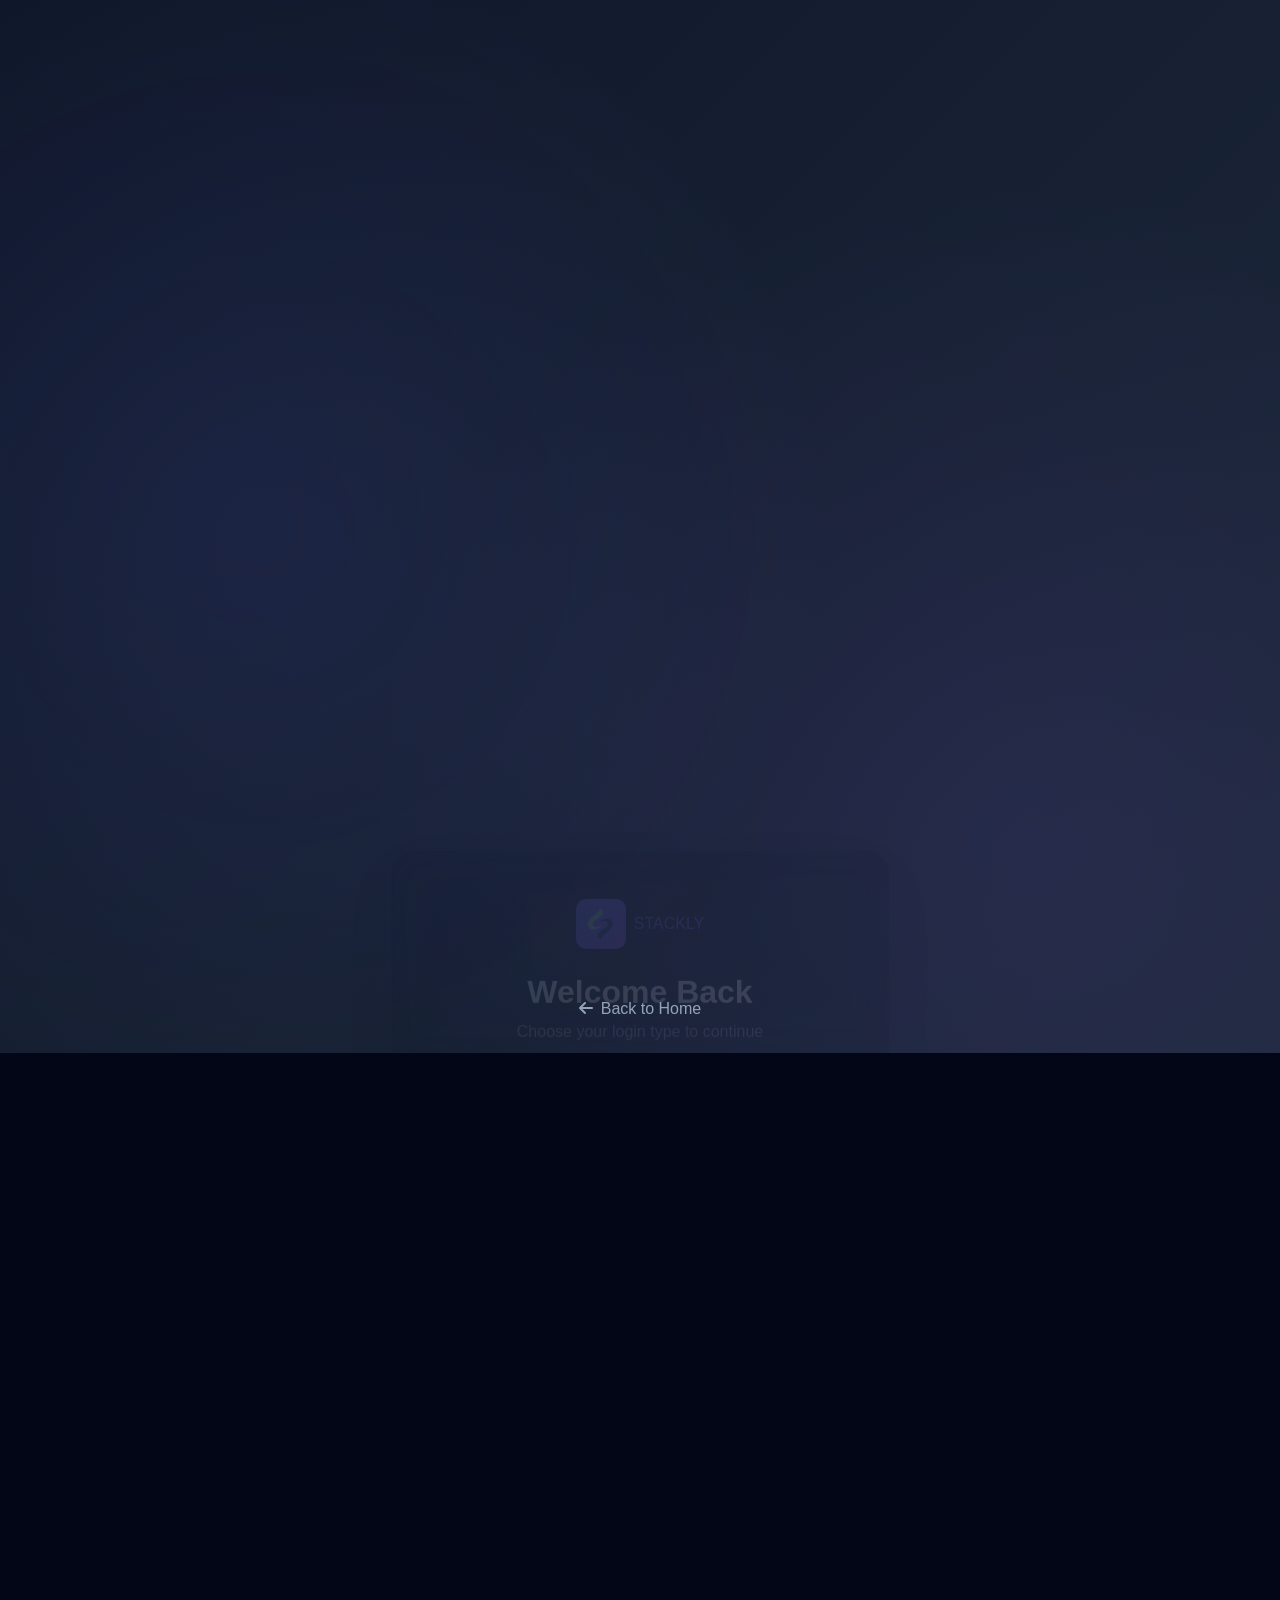
<file: client-dashboard.html>
<!DOCTYPE html>
<html lang="en">
<head>
    <meta charset="UTF-8">
    <meta name="viewport" content="width=device-width, initial-scale=1.0">
    <title>Stackly</title>
    <link rel="stylesheet" href="https://cdn.jsdelivr.net/npm/bootstrap@5.3.0/dist/css/bootstrap.min.css">
    <link rel="stylesheet" href="https://cdnjs.cloudflare.com/ajax/libs/font-awesome/6.4.0/css/all.min.css">
    <link rel="stylesheet" href="https://cdnjs.cloudflare.com/ajax/libs/animate.css/4.1.1/animate.min.css">
    <link rel="stylesheet" href="styles.css">
    <link rel="stylesheet" href="dashboard.css">
</head>
<body>
    <div class="dashboard-wrapper">
        <!-- Sidebar -->
        <aside class="sidebar client-sidebar" id="sidebar">
            <div class="sidebar-header">
                <div class="brand-logo">
                    <img src="images/logoimg.webp" alt="Stackly Logo" class="brand-icon" width="50px" height="50px">
                    <span class="brand-text">STACKLY</span>
                </div>
                <button class="sidebar-toggle" id="sidebarToggle">
                    <i class="fas fa-times"></i>
                </button>
            </div>

            <div class="user-profile">
                <img src="https://randomuser.me/api/portraits/women/44.jpg" alt="Client" class="user-avatar">
                <div class="user-info">
                    <h5 class="user-name" id="userName">Client User</h5>
                    
                </div>
            </div>

            <nav class="sidebar-nav">
                <ul class="nav-list">
                    <li class="nav-item active">
                        <a href="#" class="nav-link" data-section="dashboard">
                            <i class="fas fa-home"></i>
                            <span>Dashboard</span>
                        </a>
                    </li>
                    <li class="nav-item">
                        <a href="#" class="nav-link" data-section="projects">
                            <i class="fas fa-project-diagram"></i>
                            <span>My Projects</span>
                        </a>
                    </li>
                  
                  
                    
                </ul>
            </nav>

            <div class="sidebar-footer">
                <a href="index.html" class="logout-btn">
                    <i class="fas fa-sign-out-alt"></i>
                    <span>Logout</span>
                </a>
            </div>
        </aside>

        <!-- Main Content -->
        <main class="main-content">
            <header class="dashboard-header">
                <button class="mobile-toggle" id="mobileToggle">
                    <i class="fas fa-bars"></i>
                </button>
                <h1 class="page-title">Client Dashboard</h1>
                <div class="header-actions">
                    <button class="icon-btn" onclick="window.location.href='404.html'">
                        <i class="fas fa-bell"></i>
                        <span class="badge">2</span>
                    </button>
                    <button class="icon-btn" onclick="window.location.href='404.html'">
                        <i class="fas fa-envelope"></i>
                        <span class="badge">1</span>
                    </button>
                </div>
            </header>

            <div id="dashboard-section" class="dashboard-section active">
                <div class="dashboard-content">
                <!-- Welcome Banner -->
                <div class="welcome-banner animate__animated animate__fadeInDown mb-4">
                    <div class="welcome-content">
                        <h2>Welcome back!</h2>
                        <p>Here's an overview of your projects and activities</p>
                    </div>
                    <button class="btn btn-light" onclick="window.location.href='404.html'">
                        <i class="fas fa-plus me-2"></i>New Project Request
                    </button>
                </div>

                <!-- Stats Cards -->
                <div class="row g-4 mb-4">
                    <div class="col-xl-3 col-md-6">
                        <div class="stat-card animate__animated animate__fadeInUp">
                            <div class="stat-icon bg-primary">
                                <i class="fas fa-project-diagram"></i>
                            </div>
                            <div class="stat-details">
                                <span class="stat-value">8</span>
                                <span class="stat-label">Active Projects</span>
                                <span class="stat-change positive">
                                    <i class="fas fa-arrow-up"></i> 2 new
                                </span>
                            </div>
                        </div>
                    </div>
                    <div class="col-xl-3 col-md-6">
                        <div class="stat-card animate__animated animate__fadeInUp" style="animation-delay: 0.1s">
                            <div class="stat-icon bg-success">
                                <i class="fas fa-check-circle"></i>
                            </div>
                            <div class="stat-details">
                                <span class="stat-value">24</span>
                                <span class="stat-label">Completed</span>
                                <span class="stat-change positive">
                                    <i class="fas fa-arrow-up"></i> 100%
                                </span>
                            </div>
                        </div>
                    </div>
                    <div class="col-xl-3 col-md-6">
                        <div class="stat-card animate__animated animate__fadeInUp" style="animation-delay: 0.2s">
                            <div class="stat-icon bg-warning">
                                <i class="fas fa-clock"></i>
                            </div>
                            <div class="stat-details">
                                <span class="stat-value">3</span>
                                <span class="stat-label">Pending Review</span>
                                <span class="stat-change neutral">
                                    <i class="fas fa-minus"></i> 0%
                                </span>
                            </div>
                        </div>
                    </div>
                    <div class="col-xl-3 col-md-6">
                        <div class="stat-card animate__animated animate__fadeInUp" style="animation-delay: 0.3s">
                            <div class="stat-icon bg-info">
                                <i class="fas fa-envelope"></i>
                            </div>
                            <div class="stat-details">
                                <span class="stat-value">12</span>
                                <span class="stat-label">Messages</span>
                                <span class="stat-change positive">
                                    <i class="fas fa-arrow-up"></i> 1 new
                                </span>
                            </div>
                        </div>
                    </div>
                </div>

                <!-- Projects and Activity -->
                <div class="row g-4 mb-4">
                    <div class="col-lg-8">
                        <div class="card dashboard-card animate__animated animate__fadeInUp">
                            <div class="card-header">
                                <h3 class="card-title">My Projects</h3>
                                <button class="btn btn-sm btn-primary" onclick="window.location.href='404.html'">View All</button>
                            </div>
                            <div class="card-body">
                                <div class="project-list">
                                    <div class="project-item">
                                        <div class="project-info">
                                            <h4>E-Commerce Website Redesign</h4>
                                            <p>Complete overhaul of online store</p>
                                            <div class="project-meta">
                                                <span class="badge badge-success">In Progress</span>
                                                <span class="project-date"><i class="far fa-calendar"></i> Due: Mar 30, 2024</span>
                                            </div>
                                        </div>
                                        <div class="project-progress">
                                            <div class="progress-circle">
                                                <span>75%</span>
                                            </div>
                                            <button class="btn btn-sm btn-outline-primary" onclick="window.location.href='404.html'">Details</button>
                                        </div>
                                    </div>

                                    <div class="project-item">
                                        <div class="project-info">
                                            <h4>Mobile App Development</h4>
                                            <p>iOS and Android fitness application</p>
                                            <div class="project-meta">
                                                <span class="badge badge-warning">Review</span>
                                                <span class="project-date"><i class="far fa-calendar"></i> Due: Apr 15, 2024</span>
                                            </div>
                                        </div>
                                        <div class="project-progress">
                                            <div class="progress-circle">
                                                <span>45%</span>
                                            </div>
                                            <button class="btn btn-sm btn-outline-primary" onclick="window.location.href='404.html'">Details</button>
                                        </div>
                                    </div>

                                    <div class="project-item">
                                        <div class="project-info">
                                            <h4>Brand Identity Package</h4>
                                            <p>Logo and branding guidelines</p>
                                            <div class="project-meta">
                                                <span class="badge badge-success">In Progress</span>
                                                <span class="project-date"><i class="far fa-calendar"></i> Due: Apr 5, 2024</span>
                                            </div>
                                        </div>
                                        <div class="project-progress">
                                            <div class="progress-circle">
                                                <span>90%</span>
                                            </div>
                                            <button class="btn btn-sm btn-outline-primary" onclick="window.location.href='404.html'">Details</button>
                                        </div>
                                    </div>
                                </div>
                            </div>
                        </div>
                    </div>

                    <div class="col-lg-4">
                        <div class="card dashboard-card animate__animated animate__fadeInUp" style="animation-delay: 0.1s">
                            <div class="card-header">
                                <h3 class="card-title">Recent Invoices</h3>
                            </div>
                            <div class="card-body">
                                <div class="invoice-list">
                                    <div class="invoice-item">
                                        <div class="invoice-info">
                                            <strong>INV-2024-001</strong>
                                            <span class="invoice-date">Mar 1, 2024</span>
                                        </div>
                                        <div class="invoice-amount">
                                            <strong>$5,000</strong>
                                            <span class="badge badge-success">Paid</span>
                                        </div>
                                    </div>
                                    <div class="invoice-item">
                                        <div class="invoice-info">
                                            <strong>INV-2024-002</strong>
                                            <span class="invoice-date">Mar 15, 2024</span>
                                        </div>
                                        <div class="invoice-amount">
                                            <strong>$3,500</strong>
                                            <span class="badge badge-warning">Pending</span>
                                        </div>
                                    </div>
                                    <div class="invoice-item">
                                        <div class="invoice-info">
                                            <strong>INV-2024-003</strong>
                                            <span class="invoice-date">Mar 20, 2024</span>
                                        </div>
                                        <div class="invoice-amount">
                                            <strong>$2,800</strong>
                                            <span class="badge badge-success">Paid</span>
                                        </div>
                                    </div>
                                </div>
                                <button class="btn btn-sm btn-outline-primary w-100 mt-3" onclick="window.location.href='404.html'">View All Invoices</button>
                            </div>
                        </div>

                        <div class="card dashboard-card mt-4 animate__animated animate__fadeInUp" style="animation-delay: 0.2s">
                            <div class="card-header">
                                <h3 class="card-title">Support</h3>
                            </div>
                            <div class="card-body">
                                <div class="support-actions">
                                    <button class="action-btn" onclick="window.location.href='404.html'">
                                        <i class="fas fa-ticket-alt"></i>
                                        <span>Create Ticket</span>
                                    </button>
                                    <button class="action-btn" onclick="window.location.href='404.html'">
                                        <i class="fas fa-headset"></i>
                                        <span>Contact Support</span>
                                    </button>
                                    <button class="action-btn" onclick="window.location.href='404.html'">
                                        <i class="fas fa-book"></i>
                                        <span>Documentation</span>
                                    </button>
                                </div>
                            </div>
                        </div>
                    </div>
                </div>
                </div>
            </div>

            <div id="projects-section" class="dashboard-section">
                <div class="dashboard-content">
                   

                    <div class="row g-4 mb-4">
                        <div class="col-xl-3 col-md-6">
                            <div class="stat-card animate__animated animate__fadeInUp">
                                <div class="stat-icon bg-primary">
                                    <i class="fas fa-project-diagram"></i>
                                </div>
                                <div class="stat-details">
                                    <span class="stat-value">5</span>
                                    <span class="stat-label">Active Projects</span>
                                    <span class="stat-change positive">
                                        <i class="fas fa-arrow-up"></i> 25%
                                    </span>
                                </div>
                            </div>
                        </div>
                        <div class="col-xl-3 col-md-6">
                            <div class="stat-card animate__animated animate__fadeInUp" style="animation-delay: 0.1s">
                                <div class="stat-icon bg-success">
                                    <i class="fas fa-check-circle"></i>
                                </div>
                                <div class="stat-details">
                                    <span class="stat-value">12</span>
                                    <span class="stat-label">Completed</span>
                                    <span class="stat-change positive">
                                        <i class="fas fa-arrow-up"></i> 50%
                                    </span>
                                </div>
                            </div>
                        </div>
                        <div class="col-xl-3 col-md-6">
                            <div class="stat-card animate__animated animate__fadeInUp" style="animation-delay: 0.2s">
                                <div class="stat-icon bg-warning">
                                    <i class="fas fa-clock"></i>
                                </div>
                                <div class="stat-details">
                                    <span class="stat-value">2</span>
                                    <span class="stat-label">In Review</span>
                                    <span class="stat-change neutral">
                                        <i class="fas fa-minus"></i> 0%
                                    </span>
                                </div>
                            </div>
                        </div>
                        <div class="col-xl-3 col-md-6">
                            <div class="stat-card animate__animated animate__fadeInUp" style="animation-delay: 0.3s">
                                <div class="stat-icon bg-info">
                                    <i class="fas fa-dollar-sign"></i>
                                </div>
                                <div class="stat-details">
                                    <span class="stat-value">$45K</span>
                                    <span class="stat-label">Total Spent</span>
                                    <span class="stat-change positive">
                                        <i class="fas fa-arrow-up"></i> 15%
                                    </span>
                                </div>
                            </div>
                        </div>
                    </div>

                    <div class="card dashboard-card">
                        <div class="card-header">
                            <h3 class="card-title">Current Projects</h3>
                            <div class="card-actions">
                                <select class="form-select" style="width: 150px;">
                                    <option>All Projects</option>
                                    <option>Active</option>
                                    <option>Completed</option>
                                    <option>On Hold</option>
                                </select>
                            </div>
                        </div>
                        <div class="card-body">
                            <div class="project-grid">
                                <div class="project-card">
                                    <div class="project-header">
                                        <h4>E-Commerce Platform</h4>
                                        <span class="badge badge-success">In Progress</span>
                                    </div>
                                    <div class="project-info">
                                        <div class="project-meta">
                                            <span><i class="fas fa-calendar"></i> Due: Dec 15, 2024</span>
                                            <span><i class="fas fa-user"></i> Project Manager: Sarah</span>
                                        </div>
                                        <div class="progress">
                                            <div class="progress-bar" style="width: 75%"></div>
                                        </div>
                                        <small>75% Complete</small>
                                    </div>
                                    <div class="project-actions">
                                        <button class="btn btn-sm btn-outline-primary" onclick="window.location.href='404.html'">View Details</button>
                                        <button class="btn btn-sm btn-outline-info" onclick="window.location.href='404.html'">Contact PM</button>
                                    </div>
                                </div>

                                <div class="project-card">
                                    <div class="project-header">
                                        <h4>Mobile App Development</h4>
                                        <span class="badge badge-warning">In Review</span>
                                    </div>
                                    <div class="project-info">
                                        <div class="project-meta">
                                            <span><i class="fas fa-calendar"></i> Due: Jan 20, 2025</span>
                                            <span><i class="fas fa-user"></i> Project Manager: Mike</span>
                                        </div>
                                        <div class="progress">
                                            <div class="progress-bar" style="width: 90%"></div>
                                        </div>
                                        <small>90% Complete</small>
                                    </div>
                                    <div class="project-actions">
                                        <button class="btn btn-sm btn-outline-primary" onclick="window.location.href='404.html'">View Details</button>
                                        <button class="btn btn-sm btn-outline-info" onclick="window.location.href='404.html'">Contact PM</button>
                                    </div>
                                </div>

                                <div class="project-card">
                                    <div class="project-header">
                                        <h4>Brand Identity Design</h4>
                                        <span class="badge badge-success">Completed</span>
                                    </div>
                                    <div class="project-info">
                                        <div class="project-meta">
                                            <span><i class="fas fa-calendar"></i> Completed: Nov 30, 2024</span>
                                            <span><i class="fas fa-user"></i> Project Manager: Emma</span>
                                        </div>
                                        <div class="progress">
                                            <div class="progress-bar" style="width: 100%"></div>
                                        </div>
                                        <small>100% Complete</small>
                                    </div>
                                    <div class="project-actions">
                                        <button class="btn btn-sm btn-outline-primary">View Details</button>
                                        <button class="btn btn-sm btn-outline-success">Download Files</button>
                                    </div>
                                </div>
                            </div>
                        </div>
                    </div>
                </div>
            </div>

            <div id="settings-section" class="dashboard-section">
                <div class="dashboard-content">
                    

                    <div class="row g-4">
                        <div class="col-lg-8">
                            <div class="card dashboard-card">
                                <div class="card-header">
                                    <h3 class="card-title">Profile Information</h3>
                                </div>
                                <div class="card-body">
                                    <form class="settings-form">
                                        <div class="row g-3">
                                            <div class="col-md-6">
                                                <label class="form-label">First Name</label>
                                                <input type="text" class="form-control" value="John">
                                            </div>
                                            <div class="col-md-6">
                                                <label class="form-label">Last Name</label>
                                                <input type="text" class="form-control" value="Anderson">
                                            </div>
                                            <div class="col-12">
                                                <label class="form-label">Email Address</label>
                                                <input type="email" class="form-control" value="john@techcorp.com">
                                            </div>
                                            <div class="col-md-6">
                                                <label class="form-label">Phone Number</label>
                                                <input type="tel" class="form-control" value="+1 (555) 123-4567">
                                            </div>
                                            <div class="col-md-6">
                                                <label class="form-label">Company</label>
                                                <input type="text" class="form-control" value="TechCorp Inc.">
                                            </div>
                                            <div class="col-12">
                                                <label class="form-label">Bio</label>
                                                <textarea class="form-control" rows="3">CEO of TechCorp Inc., passionate about digital transformation and innovative solutions.</textarea>
                                            </div>
                                        </div>
                                    </form>
                                </div>
                            </div>

                            <div class="card dashboard-card">
                                <div class="card-header">
                                    <h3 class="card-title">Notification Preferences</h3>
                                </div>
                                <div class="card-body">
                                    <div class="notification-settings">
                                        <div class="form-check mb-3">
                                            <input class="form-check-input" type="checkbox" id="emailUpdates" checked>
                                            <label class="form-check-label" for="emailUpdates">
                                                <strong>Email Updates</strong>
                                                <br><small>Receive email notifications about project updates</small>
                                            </label>
                                        </div>
                                        <div class="form-check mb-3">
                                            <input class="form-check-input" type="checkbox" id="projectMilestones" checked>
                                            <label class="form-check-label" for="projectMilestones">
                                                <strong>Project Milestones</strong>
                                                <br><small>Get notified when project milestones are reached</small>
                                            </label>
                                        </div>
                                        <div class="form-check mb-3">
                                            <input class="form-check-input" type="checkbox" id="deadlineReminders" checked>
                                            <label class="form-check-label" for="deadlineReminders">
                                                <strong>Deadline Reminders</strong>
                                                <br><small>Receive reminders about upcoming deadlines</small>
                                            </label>
                                        </div>
                                        <div class="form-check mb-3">
                                            <input class="form-check-input" type="checkbox" id="marketingEmails">
                                            <label class="form-check-label" for="marketingEmails">
                                                <strong>Marketing Emails</strong>
                                                <br><small>Receive newsletters and promotional content</small>
                                            </label>
                                        </div>
                                    </div>
                                </div>
                            </div>
                        </div>

                        <div class="col-lg-4">
                            <div class="card dashboard-card">
                                <div class="card-header">
                                    <h3 class="card-title">Profile Picture</h3>
                                </div>
                                <div class="card-body text-center">
                                    <img src="https://randomuser.me/api/portraits/men/32.jpg" alt="Profile" class="profile-avatar-large mb-3">
                                    <button class="btn btn-outline-primary">
                                        <i class="fas fa-camera"></i>
                                        Change Photo
                                    </button>
                                </div>
                            </div>

                            <div class="card dashboard-card">
                                <div class="card-header">
                                    <h3 class="card-title">Security</h3>
                                </div>
                                <div class="card-body">
                                    <div class="security-options">
                                        <button class="btn btn-outline-warning w-100 mb-2">
                                            <i class="fas fa-key"></i>
                                            Change Password
                                        </button>
                                        <button class="btn btn-outline-info w-100 mb-2">
                                            <i class="fas fa-mobile-alt"></i>
                                            Two-Factor Auth
                                        </button>
                                        <button class="btn btn-outline-danger w-100">
                                            <i class="fas fa-sign-out-alt"></i>
                                            Logout from All Devices
                                        </button>
                                    </div>
                                </div>
                            </div>

                            <div class="card dashboard-card">
                                <div class="card-header">
                                    <h3 class="card-title">Account Status</h3>
                                </div>
                                <div class="card-body">
                                    <div class="account-status">
                                        <div class="status-item">
                                            <span class="status-label">Account Type:</span>
                                            <span class="status-value">Premium Client</span>
                                        </div>
                                        <div class="status-item">
                                            <span class="status-label">Member Since:</span>
                                            <span class="status-value">Jan 2023</span>
                                        </div>
                                        <div class="status-item">
                                            <span class="status-label">Projects Completed:</span>
                                            <span class="status-value">12</span>
                                        </div>
                                        <div class="status-item">
                                            <span class="status-label">Current Plan:</span>
                                            <span class="status-value">Business Pro</span>
                                        </div>
                                    </div>
                                </div>
                            </div>
                        </div>
                    </div>
                </div>
            </div>
        </main>
    </div>

    <script src="https://cdnjs.cloudflare.com/ajax/libs/jquery/3.7.0/jquery.min.js"></script>
    <script src="https://cdn.jsdelivr.net/npm/bootstrap@5.3.0/dist/js/bootstrap.bundle.min.js"></script>
    <script src="dashboard.js"></script>
</body>
</html>
</file>
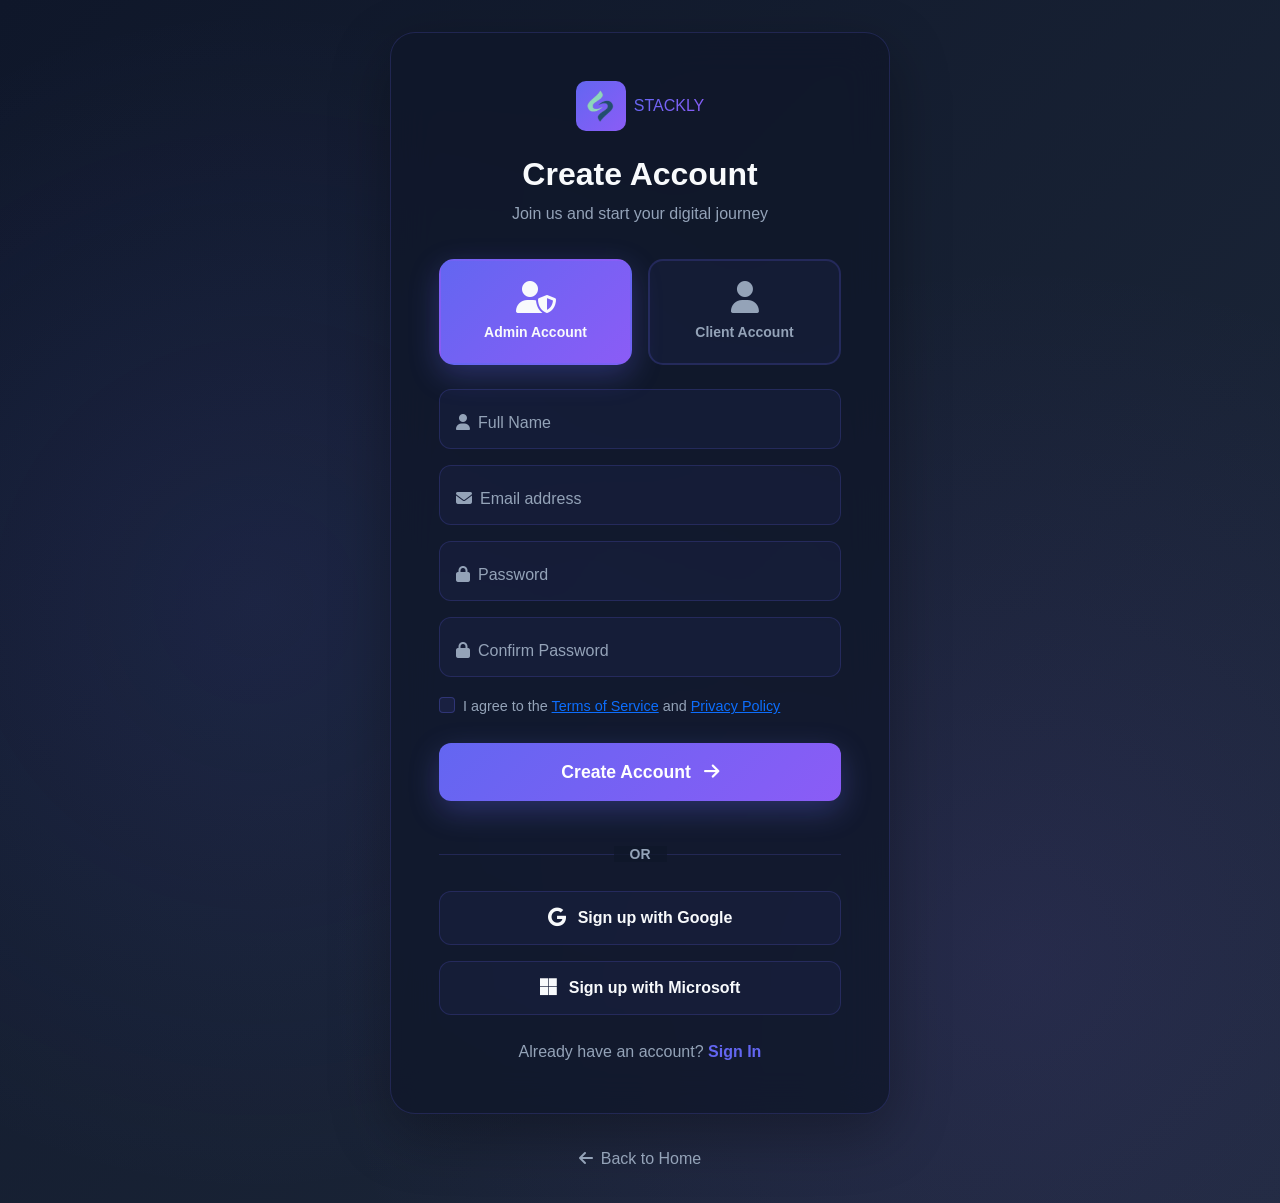
<file: create-account.html>
<!DOCTYPE html>
<html lang="en">
<head>
    <meta charset="UTF-8">
    <meta name="viewport" content="width=device-width, initial-scale=1.0">
    <title>Stackly</title>
    <link rel="stylesheet" href="https://cdn.jsdelivr.net/npm/bootstrap@5.3.0/dist/css/bootstrap.min.css">
    <link rel="stylesheet" href="https://cdnjs.cloudflare.com/ajax/libs/font-awesome/6.4.0/css/all.min.css">
    <link rel="stylesheet" href="https://cdnjs.cloudflare.com/ajax/libs/animate.css/4.1.1/animate.min.css">
    <link rel="stylesheet" href="styles.css">
    <link rel="stylesheet" href="auth.css">
</head>
<body>
    <div class="auth-container">
        <div class="auth-card animate__animated animate__fadeInUp">
            <div class="auth-header">
                <a href="index.html" class="brand-link">
                    <img src="images/logoimg.webp" alt="Stackly Logo" class="brand-icon" width="50px" height="50px">
                    <span class="brand-text">STACKLY</span>
                </a>
                <h2 class="auth-title">Create Account</h2>
                <p class="auth-subtitle">Join us and start your digital journey</p>
            </div>

            <div class="login-type-selector mb-4">
                <button class="login-type-btn active" data-type="admin">
                    <i class="fas fa-user-shield"></i>
                    <span>Admin Account</span>
                </button>
                <button class="login-type-btn" data-type="client">
                    <i class="fas fa-user"></i>
                    <span>Client Account</span>
                </button>
            </div>

            <form id="signupForm" class="auth-form">
                <div class="form-floating mb-3">
                    <input type="text" class="form-control" id="fullName" placeholder="John Doe" required>
                    <label for="fullName"><i class="fas fa-user me-2"></i>Full Name</label>
                </div>
                <div class="form-floating mb-3">
                    <input type="email" class="form-control" id="email" placeholder="name@example.com" required>
                    <label for="email"><i class="fas fa-envelope me-2"></i>Email address</label>
                </div>
                <div class="form-floating mb-3">
                    <input type="password" class="form-control" id="password" placeholder="Password" required>
                    <label for="password"><i class="fas fa-lock me-2"></i>Password</label>
                </div>
                <div class="form-floating mb-3">
                    <input type="password" class="form-control" id="confirmPassword" placeholder="Confirm Password" required>
                    <label for="confirmPassword"><i class="fas fa-lock me-2"></i>Confirm Password</label>
                </div>

                <div class="form-check mb-4">
                    <input class="form-check-input" type="checkbox" id="terms" required>
                    <label class="form-check-label" for="terms">
                        I agree to the <a href="404.html">Terms of Service</a> and <a href="404.html">Privacy Policy</a>
                    </label>
                </div>

                <button type="submit" class="btn btn-primary w-100 mb-3">
                    <span>Create Account</span>
                    <i class="fas fa-arrow-right ms-2"></i>
                </button>

                <div class="divider">
                    <span>OR</span>
                </div>

                <div class="social-login">
                    <button type="button" class="btn btn-social" onclick="window.location.href='404.html'">
                        <i class="fab fa-google"></i>
                        <span>Sign up with Google</span>
                    </button>
                    <button type="button" class="btn btn-social" onclick="window.location.href='404.html'">
                        <i class="fab fa-microsoft"></i>
                        <span>Sign up with Microsoft</span>
                    </button>
                </div>

                <p class="signup-link">
                    Already have an account? 
                    <a href="login.html">Sign In</a>
                </p>
            </form>
        </div>

        <div class="auth-footer">
            <a href="index.html"><i class="fas fa-arrow-left me-2"></i>Back to Home</a>
        </div>
    </div>

    <script src="https://cdnjs.cloudflare.com/ajax/libs/jquery/3.7.0/jquery.min.js"></script>
    <script src="https://cdn.jsdelivr.net/npm/bootstrap@5.3.0/dist/js/bootstrap.bundle.min.js"></script>
    <script>
        let currentAccountType = 'admin';

        // Account type selector
        document.querySelectorAll('.login-type-btn').forEach(btn => {
            btn.addEventListener('click', function() {
                document.querySelectorAll('.login-type-btn').forEach(b => b.classList.remove('active'));
                this.classList.add('active');
                currentAccountType = this.getAttribute('data-type');
                
                const title = currentAccountType === 'admin' ? 'Admin Account' : 'Client Account';
                document.querySelector('.auth-subtitle').textContent = `Create your ${title.toLowerCase()}`;
            });
        });

        // Form submission
        document.getElementById('signupForm').addEventListener('submit', function(e) {
            e.preventDefault();
            
            const fullName = document.getElementById('fullName').value;
            const email = document.getElementById('email').value;
            const password = document.getElementById('password').value;
            const confirmPassword = document.getElementById('confirmPassword').value;
            const terms = document.getElementById('terms').checked;

            // Validate passwords match
            if (password !== confirmPassword) {
                alert('Passwords do not match!');
                return;
            }

            if (!terms) {
                alert('Please agree to the Terms of Service and Privacy Policy');
                return;
            }

            // Store account type in sessionStorage
            sessionStorage.setItem('loginType', currentAccountType);
            sessionStorage.setItem('userEmail', email);
            sessionStorage.setItem('userName', fullName);

            // Show success message and redirect
            alert('Account created successfully!');
            
            // Redirect to appropriate dashboard
            if (currentAccountType === 'admin') {
                window.location.href = 'admin-dashboard.html';
            } else {
                window.location.href = 'client-dashboard.html';
            }
        });
    </script>
</body>
</html>
</file>
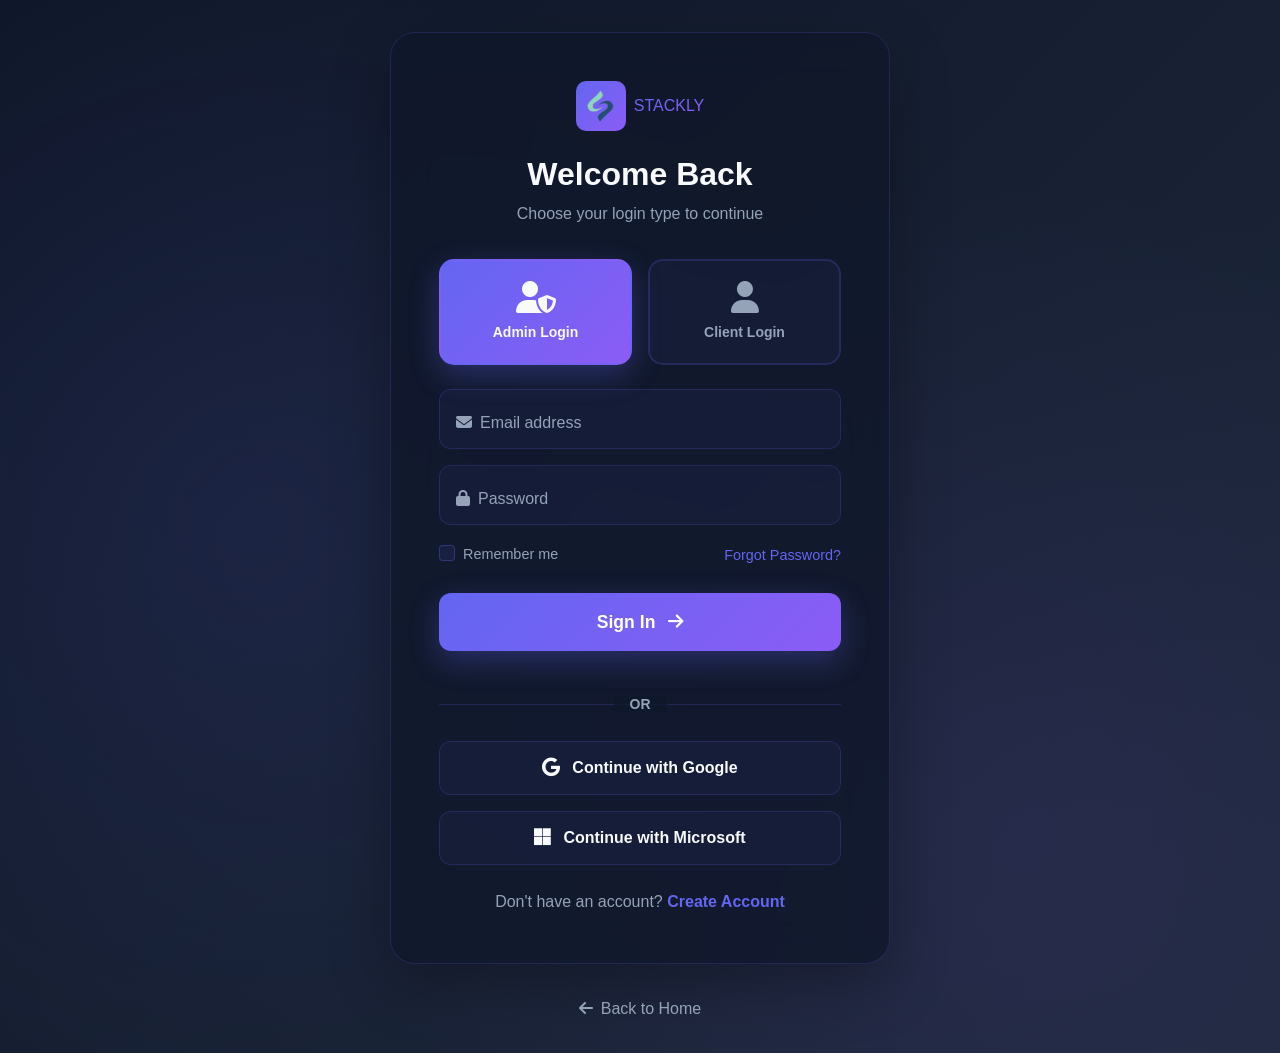
<file: login.html>
<!DOCTYPE html>
<html lang="en">
<head>
    <meta charset="UTF-8">
    <meta name="viewport" content="width=device-width, initial-scale=1.0">
    <title>Stackly</title>
    <link rel="stylesheet" href="https://cdn.jsdelivr.net/npm/bootstrap@5.3.0/dist/css/bootstrap.min.css">
    <link rel="stylesheet" href="https://cdnjs.cloudflare.com/ajax/libs/font-awesome/6.4.0/css/all.min.css">
    <link rel="stylesheet" href="https://cdnjs.cloudflare.com/ajax/libs/animate.css/4.1.1/animate.min.css">
    <link rel="stylesheet" href="styles.css">
    <link rel="stylesheet" href="auth.css">
</head>
<body>
    <div class="auth-container">
        <div class="auth-card animate__animated animate__fadeInUp">
            <div class="auth-header">
                <a href="index.html" class="brand-link">
                    <img src="images/logoimg.webp" alt="Stackly Logo" class="brand-icon" width="50px" height="50px">
                    <span class="brand-text">STACKLY</span>
                </a>
                <h2 class="auth-title">Welcome Back</h2>
                <p class="auth-subtitle">Choose your login type to continue</p>
            </div>

            <div class="login-type-selector mb-4">
                <button class="login-type-btn active" data-type="admin">
                    <i class="fas fa-user-shield"></i>
                    <span>Admin Login</span>
                </button>
                <button class="login-type-btn" data-type="client">
                    <i class="fas fa-user"></i>
                    <span>Client Login</span>
                </button>
            </div>

            <form id="loginForm" class="auth-form">
                <div class="form-floating mb-3">
                    <input type="email" class="form-control" id="email" placeholder="name@example.com" required>
                    <label for="email"><i class="fas fa-envelope me-2"></i>Email address</label>
                </div>
                <div class="form-floating mb-3">
                    <input type="password" class="form-control" id="password" placeholder="Password" required>
                    <label for="password"><i class="fas fa-lock me-2"></i>Password</label>
                </div>

                <div class="d-flex justify-content-between align-items-center mb-4">
                    <div class="form-check">
                        <input class="form-check-input" type="checkbox" id="rememberMe">
                        <label class="form-check-label" for="rememberMe">
                            Remember me
                        </label>
                    </div>
                    <a href="404.html" class="forgot-password">Forgot Password?</a>
                </div>

                <button type="submit" class="btn btn-primary w-100 mb-3">
                    <span>Sign In</span>
                    <i class="fas fa-arrow-right ms-2"></i>
                </button>

                <div class="divider">
                    <span>OR</span>
                </div>

                <div class="social-login">
                    <button type="button" class="btn btn-social" onclick="window.location.href='404.html'">
                        <i class="fab fa-google"></i>
                        <span>Continue with Google</span>
                    </button>
                    <button type="button" class="btn btn-social" onclick="window.location.href='404.html'">
                        <i class="fab fa-microsoft"></i>
                        <span>Continue with Microsoft</span>
                    </button>
                </div>

                <p class="signup-link">
                    Don't have an account? 
                    <a href="create-account.html">Create Account</a>
                </p>
            </form>
        </div>

        <div class="auth-footer">
            <a href="index.html"><i class="fas fa-arrow-left me-2"></i>Back to Home</a>
        </div>
    </div>

    <script src="https://cdnjs.cloudflare.com/ajax/libs/jquery/3.7.0/jquery.min.js"></script>
    <script src="https://cdn.jsdelivr.net/npm/bootstrap@5.3.0/dist/js/bootstrap.bundle.min.js"></script>
    <script>
        let currentLoginType = 'admin';

        // Login type selector
        document.querySelectorAll('.login-type-btn').forEach(btn => {
            btn.addEventListener('click', function() {
                document.querySelectorAll('.login-type-btn').forEach(b => b.classList.remove('active'));
                this.classList.add('active');
                currentLoginType = this.getAttribute('data-type');
                
                const title = currentLoginType === 'admin' ? 'Admin Login' : 'Client Login';
                document.querySelector('.auth-title').textContent = `Welcome Back - ${title}`;
            });
        });

        // Form submission
        document.getElementById('loginForm').addEventListener('submit', function(e) {
            e.preventDefault();
            
            const email = document.getElementById('email').value;
            const password = document.getElementById('password').value;

            // Simple validation (in production, you'd validate against a backend)
            if (email && password) {
                // Store login type in sessionStorage
                sessionStorage.setItem('loginType', currentLoginType);
                sessionStorage.setItem('userEmail', email);

                // Redirect to appropriate dashboard
                if (currentLoginType === 'admin') {
                    window.location.href = 'admin-dashboard.html';
                } else {
                    window.location.href = 'client-dashboard.html';
                }
            }
        });

        // Demo credentials hint
        console.log('Demo Login - Use any email and password to test');
    </script>
</body>
</html>
</file>
<file: styles.css>
html,body{
    width: 100%;
    overflow-x: hidden;
}
* {
    margin: 0;
    padding: 0;
    box-sizing: border-box;
}

:root {
    --primary-color: #6366f1;
    --secondary-color: #8b5cf6;
    --accent-color: #ec4899;
    --dark-bg: #0f172a;
    --darker-bg: #020617;
    --light-text: #f8fafc;
    --gray-text: #94a3b8;
    --success-color: #10b981;
    --warning-color: #f59e0b;
    --gradient-1: linear-gradient(135deg, #6366f1 0%, #8b5cf6 100%);
    --gradient-2: linear-gradient(135deg, #ec4899 0%, #f43f5e 100%);
    --gradient-3: linear-gradient(135deg, #0ea5e9 0%, #6366f1 100%);
}

body {
    font-family: 'Inter', -apple-system, BlinkMacSystemFont, 'Segoe UI', Roboto, sans-serif;
    background-color: var(--darker-bg);
    color: var(--light-text);
    overflow-x: hidden;
    line-height: 1.6;
}

/* Header and Navigation */
.header-section {
    position: relative;
    z-index: 1000;
}

.navbar {
    background: rgba(15, 23, 42, 0.95);
    backdrop-filter: blur(10px);
    padding: 1rem 0;
    transition: all 0.3s ease;
    box-shadow: 0 4px 6px rgba(0, 0, 0, 0.1);
}

.navbar-brand {
    font-size: 1.8rem;
    font-weight: 800;
    display: flex;
    align-items: center;
    gap: 0.5rem;
    color: var(--light-text) !important;
}

.brand-icon {
    background: var(--gradient-1);
    padding: 0.5rem;
    border-radius: 10px;
    display: flex;
    align-items: center;
    justify-content: center;
}

.brand-text {
    background: var(--gradient-1);
    -webkit-background-clip: text;
    -webkit-text-fill-color: transparent;
    background-clip: text;
}

.nav-link {
    color: var(--gray-text) !important;
    font-weight: 500;
    margin: 0 0.5rem;
    padding: 0.5rem 1rem !important;
    transition: all 0.3s ease;
    position: relative;
}

.nav-link::after {
    content: '';
    position: absolute;
    bottom: 0;
    left: 50%;
    transform: translateX(-50%);
    width: 0;
    height: 2px;
    background: var(--gradient-1);
    transition: width 0.3s ease;
}

.nav-link:hover,
.nav-link.active {
    color: var(--light-text) !important;
}

.nav-link:hover::after,
.nav-link.active::after {
    width: 80%;
}

.btn-login {
    background: var(--gradient-1);
    border-radius: 25px;
    padding: 0.5rem 1.5rem !important;
    color: var(--light-text) !important;
}

.btn-login:hover {
    transform: translateY(-2px);
    box-shadow: 0 10px 20px rgba(99, 102, 241, 0.3);
}

/* Hero Section */
.hero-section {
    min-height: 100vh;
    display: flex;
    align-items: center;
    background: linear-gradient(135deg, #0f172a 0%, #1e293b 100%);
    position: relative;
    padding: 120px 0 80px;
    overflow: hidden;
}

.hero-section::before {
    content: '';
    position: absolute;
    top: 0;
    left: 0;
    width: 100%;
    height: 100%;
    background: radial-gradient(circle at 20% 50%, rgba(99, 102, 241, 0.1) 0%, transparent 50%),
                radial-gradient(circle at 80% 80%, rgba(139, 92, 246, 0.1) 0%, transparent 50%);
}

.hero-title {
    font-size: 3.5rem;
    font-weight: 800;
    line-height: 1.2;
    margin-bottom: 1.5rem;
    color: var(--light-text);
}

.gradient-text {
    background: var(--gradient-1);
    -webkit-background-clip: text;
    -webkit-text-fill-color: transparent;
    background-clip: text;
    display: inline-block;
}

.hero-description {
    font-size: 1.25rem;
    color: var(--gray-text);
    margin-bottom: 2rem;
    line-height: 1.8;
}

.hero-buttons .btn {
    padding: 1rem 2rem;
    font-weight: 600;
    border-radius: 50px;
    transition: all 0.3s ease;
    border: none;
}

.btn-primary {
    background: var(--gradient-1);
    box-shadow: 0 10px 30px rgba(99, 102, 241, 0.3);
}

.btn-primary:hover {
    transform: translateY(-3px);
    box-shadow: 0 15px 40px rgba(99, 102, 241, 0.4);
}

.btn-outline-light {
    border: 2px solid var(--light-text);
    background: transparent;
}

.btn-outline-light:hover {
    background: var(--light-text);
    color: var(--dark-bg) !important;
    transform: translateY(-3px);
}

.hero-image img {
    border-radius: 20px;
    box-shadow: 0 20px 60px rgba(0, 0, 0, 0.3);
}

.floating {
    animation: floating 3s ease-in-out infinite;
}

@keyframes floating {
    0%, 100% {
        transform: translateY(0);
    }
    50% {
        transform: translateY(-20px);
    }
}

.scroll-indicator {
    position: absolute;
    bottom: 30px;
    left: 50%;
    transform: translateX(-50%);
    font-size: 2rem;
    color: var(--primary-color);
}

/* Countdown Timer */
.countdown-section {
    background: rgba(99, 102, 241, 0.1);
    padding: 2rem;
    border-radius: 15px;
    border: 1px solid rgba(99, 102, 241, 0.2);
}

.countdown-timer {
    display: flex;
    gap: 1.5rem;
    justify-content: center;
    flex-wrap: wrap;
}

.countdown-item {
    display: flex;
    flex-direction: column;
    align-items: center;
    background: rgba(15, 23, 42, 0.5);
    padding: 1rem 1.5rem;
    border-radius: 10px;
    min-width: 80px;
}

.countdown-value {
    font-size: 2.5rem;
    font-weight: 700;
    background: var(--gradient-1);
    -webkit-background-clip: text;
    -webkit-text-fill-color: transparent;
    background-clip: text;
}

.countdown-label {
    font-size: 0.875rem;
    color: var(--gray-text);
    margin-top: 0.5rem;
    text-transform: uppercase;
}

/* Stats Section */
.stats-section {
    background: var(--dark-bg);
    padding: 4rem 0;
}

.stat-card {
    background: rgba(99, 102, 241, 0.1);
    padding: 2rem;
    border-radius: 15px;
    transition: all 0.3s ease;
    border: 1px solid rgba(99, 102, 241, 0.2);
}

.stat-card:hover {
    transform: translateY(-10px);
    box-shadow: 0 20px 40px rgba(99, 102, 241, 0.2);
    border-color: var(--primary-color);
}

.stat-icon {
    font-size: 3rem;
    background: var(--gradient-1);
    -webkit-background-clip: text;
    -webkit-text-fill-color: transparent;
    background-clip: text;
    margin-bottom: 1rem;
}

.stat-number {
    font-size: 3rem;
    font-weight: 800;
    color: var(--light-text);
}

.stat-label {
    color: var(--gray-text);
    font-size: 1.1rem;
}

/* Services Carousel */
.services-carousel-section {
    background: var(--darker-bg);
    padding: 5rem 0;
}

.section-title h2 {
    font-size: 2.5rem;
    font-weight: 800;
    margin-bottom: 1rem;
    background: var(--gradient-1);
    -webkit-background-clip: text;
    -webkit-text-fill-color: transparent;
    background-clip: text;
}

.section-title p {
    color: var(--gray-text);
    font-size: 1.2rem;
}

.service-card {
    background: rgba(99, 102, 241, 0.05);
    padding: 3rem 2rem;
    border-radius: 20px;
    text-align: center;
    transition: all 0.3s ease;
    border: 1px solid rgba(99, 102, 241, 0.1);
    margin: 1rem;
}

.service-card:hover {
    background: rgba(99, 102, 241, 0.1);
    transform: translateY(-10px);
    border-color: var(--primary-color);
}

.service-icon {
    font-size: 3.5rem;
    background: var(--gradient-1);
    -webkit-background-clip: text;
    -webkit-text-fill-color: transparent;
    background-clip: text;
    margin-bottom: 1.5rem;
}

.service-card h3 {
    font-size: 1.5rem;
    font-weight: 700;
    margin-bottom: 1rem;
    color: var(--light-text);
}

.service-card p {
    color: var(--gray-text);
    line-height: 1.8;
}

/* Portfolio Section */
.portfolio-section {
    background: var(--dark-bg);
    padding: 5rem 0;
}

.portfolio-filters {
    margin-bottom: 3rem;
}

.filter-btn {
    background: transparent;
    border: 2px solid rgba(99, 102, 241, 0.3);
    color: var(--gray-text);
    padding: 0.75rem 2rem;
    margin: 0.5rem;
    border-radius: 50px;
    font-weight: 600;
    transition: all 0.3s ease;
    cursor: pointer;
}

.filter-btn:hover,
.filter-btn.active {
    background: var(--gradient-1);
    color: var(--light-text);
    border-color: transparent;
    transform: translateY(-2px);
}

.portfolio-card {
    position: relative;
    border-radius: 15px;
    overflow: hidden;
    cursor: pointer;
}

.portfolio-card img {
    width: 100%;
    height: 300px;
    object-fit: cover;
    transition: transform 0.5s ease;
}

.portfolio-overlay {
    position: absolute;
    top: 0;
    left: 0;
    width: 100%;
    height: 100%;
    background: linear-gradient(135deg, rgba(99, 102, 241, 0.9), rgba(139, 92, 246, 0.9));
    display: flex;
    flex-direction: column;
    align-items: center;
    justify-content: center;
    opacity: 0;
    transition: all 0.3s ease;
}

.portfolio-card:hover .portfolio-overlay {
    opacity: 1;
}

.portfolio-card:hover img {
    transform: scale(1.1);
}

.portfolio-overlay h4 {
    font-size: 1.5rem;
    font-weight: 700;
    margin-bottom: 0.5rem;
}

.portfolio-overlay p {
    color: rgba(255, 255, 255, 0.9);
    margin-bottom: 1rem;
}

.popup-link {
    background: rgba(255, 255, 255, 0.2);
    width: 50px;
    height: 50px;
    border-radius: 50%;
    display: flex;
    align-items: center;
    justify-content: center;
    color: var(--light-text);
    font-size: 1.2rem;
    transition: all 0.3s ease;
}

.popup-link:hover {
    background: var(--light-text);
    color: var(--primary-color);
    transform: scale(1.1);
}

/* Testimonials */
.testimonials-section {
    background: var(--darker-bg);
    padding: 5rem 0;
}

.testimonial-item {
    padding: 0 1rem;
}

.testimonial-content {
    background: rgba(99, 102, 241, 0.05);
    padding: 3rem;
    border-radius: 20px;
    border: 1px solid rgba(99, 102, 241, 0.1);
}

.testimonial-text {
    font-size: 1.2rem;
    color: var(--gray-text);
    margin-bottom: 2rem;
    font-style: italic;
    line-height: 1.8;
}

.testimonial-author {
    display: flex;
    align-items: center;
    gap: 1rem;
}

.testimonial-author img {
    width: 60px;
    height: 60px;
    border-radius: 50%;
    border: 3px solid var(--primary-color);
}

.testimonial-author h5 {
    margin: 0;
    font-weight: 700;
    color: var(--light-text);
}

.testimonial-author span {
    color: var(--gray-text);
    font-size: 0.9rem;
}

/* Footer */
.footer-section {
    background: var(--darker-bg);
    padding: 4rem 0 2rem;
    border-top: 1px solid rgba(99, 102, 241, 0.1);
}

.footer-title {
    font-size: 1.3rem;
    font-weight: 700;
    margin-bottom: 1.5rem;
    background: var(--gradient-1);
    -webkit-background-clip: text;
    -webkit-text-fill-color: transparent;
    background-clip: text;
}

.social-links {
    display: flex;
    gap: 1rem;
}

.social-link {
    width: 40px;
    height: 40px;
    border-radius: 50%;
    background: rgba(99, 102, 241, 0.1);
    display: flex;
    align-items: center;
    justify-content: center;
    color: var(--light-text);
    transition: all 0.3s ease;
    border: 1px solid rgba(99, 102, 241, 0.2);
}

.social-link:hover {
    background: var(--gradient-1);
    transform: translateY(-3px);
    box-shadow: 0 10px 20px rgba(99, 102, 241, 0.3);
}

.footer-links {
    list-style: none;
}

.footer-links li {
    margin-bottom: 0.75rem;
}

.footer-links a {
    color: var(--gray-text);
    text-decoration: none;
    transition: all 0.3s ease;
}

.footer-links a:hover {
    color: var(--primary-color);
    padding-left: 5px;
}

.contact-info p {
    color: var(--gray-text);
    margin-bottom: 0.75rem;
    display: flex;
    align-items: center;
}

.contact-info i {
    color: var(--primary-color);
    margin-right: 0.5rem;
    width: 16px;
}

.newsletter-form input {
    background: rgba(99, 102, 241, 0.1);
    border: 1px solid rgba(99, 102, 241, 0.2);
    color: var(--light-text);
    padding: 0.75rem;
    border-radius: 10px;
}

.newsletter-form input:focus {
    outline: none;
    border-color: var(--primary-color);
    background: rgba(99, 102, 241, 0.15);
    color: var(--light-text);

}

.newsletter-form .btn {
    background: var(--gradient-1);
    border: none;
    padding: 0.75rem;
    border-radius: 10px;
    font-weight: 600;
}

.footer-bottom {
    border-top: 1px solid rgba(99, 102, 241, 0.1);
    color: var(--gray-text);
}

.footer-bottom a {
    color: var(--gray-text);
    text-decoration: none;
}

.footer-bottom a:hover {
    color: var(--primary-color);
}

/* Responsive Design */
@media (max-width: 991px) {
    .hero-title {
        font-size: 2.5rem;
    }
    
    .navbar-collapse {
        background: rgba(15, 23, 42, 0.98);
        padding: 1rem;
        border-radius: 10px;
        margin-top: 1rem;
    }
}

@media (max-width: 768px) {
    .hero-title {
        font-size: 2rem;
    }
    
    .hero-description {
        font-size: 1rem;
    }
    
    .countdown-timer {
        gap: 1rem;
    }
    
    .countdown-item {
        min-width: 60px;
        padding: 0.75rem 1rem;
    }
    
    .countdown-value {
        font-size: 2rem;
    }
    
    .stat-number {
        font-size: 2.5rem;
    }
    
    .section-title h2 {
        font-size: 2rem;
    }
}

@media (max-width: 576px) {
    .hero-section {
        padding: 100px 0 60px;
    }
    
    .hero-title {
        font-size: 1.75rem;
    }
    
    .hero-buttons .btn {
        padding: 0.75rem 1.5rem;
        font-size: 0.9rem;
        display: block;
        width: 100%;
        margin-bottom: 1rem;
    }
    
    .countdown-section {
        padding: 1.5rem 1rem;
    }
    
    .stat-card {
        padding: 1.5rem;
    }
    
    .testimonial-content {
        padding: 2rem 1.5rem;
    }
    
    .testimonial-text {
        font-size: 1rem;
    }
}

@media (max-width: 320px) {
    .hero-title {
        font-size: 1.5rem;
    }
    
    .countdown-item {
        min-width: 50px;
        padding: 0.5rem 0.75rem;
    }
    
    .countdown-value {
        font-size: 1.5rem;
    }
    
    .stat-number {
        font-size: 2rem;
    }
    
    .stat-icon {
        font-size: 2rem;
    }
}
</file>
<file: dashboard.css>
/* Dashboard Layout */
.dashboard-wrapper {
    display: flex;
    min-height: 100vh;
    background: var(--darker-bg);
}

/* Sidebar */
.sidebar {
    width: 280px;
    background: var(--dark-bg);
    border-right: 1px solid rgba(99, 102, 241, 0.1);
    display: flex;
    flex-direction: column;
    position: fixed;
    top: 0;
    left: 0;
    height: 100vh;
    overflow-y: auto;
    transition: transform 0.3s ease;
    z-index: 1000;
}

.sidebar::-webkit-scrollbar {
    width: 6px;
}

.sidebar::-webkit-scrollbar-track {
    background: rgba(99, 102, 241, 0.05);
}

.sidebar::-webkit-scrollbar-thumb {
    background: rgba(99, 102, 241, 0.3);
    border-radius: 3px;
}

.sidebar-header {
    padding: 1.5rem;
    border-bottom: 1px solid rgba(99, 102, 241, 0.1);
    display: flex;
    align-items: center;
    justify-content: space-between;
}

.brand-logo {
    display: flex;
    align-items: center;
    gap: 0.75rem;
}

.sidebar-toggle {
    display: none;
    background: transparent;
    border: none;
    color: var(--gray-text);
    font-size: 1.5rem;
    cursor: pointer;
    transition: all 0.3s ease;
}

.sidebar-toggle:hover {
    color: var(--primary-color);
}

/* User Profile */
.user-profile {
    padding: 1.5rem;
    border-bottom: 1px solid rgba(99, 102, 241, 0.1);
    display: flex;
    align-items: center;
    gap: 1rem;
}

.user-avatar {
    width: 60px;
    height: 60px;
    border-radius: 50%;
    border: 3px solid var(--primary-color);
}

.user-info {
    flex: 1;
}

.user-name {
    font-size: 1rem;
    font-weight: 700;
    color: var(--light-text);
    margin-bottom: 0.25rem;
}

.user-role {
    font-size: 0.875rem;
    color: var(--gray-text);
}

/* Sidebar Navigation */
.sidebar-nav {
    flex: 1;
    padding: 1rem 0;
}

.nav-list {
    list-style: none;
    padding: 0;
    margin: 0;
}

.nav-item {
    margin-bottom: 0.5rem;
}

.nav-link {
    display: flex;
    align-items: center;
    gap: 1rem;
    padding: 0.875rem 1.5rem;
    color: var(--gray-text);
    text-decoration: none;
    transition: all 0.3s ease;
    position: relative;
}

.nav-link::before {
    content: '';
    position: absolute;
    left: 0;
    top: 0;
    bottom: 0;
    width: 4px;
    background: var(--gradient-1);
    transform: scaleY(0);
    transition: transform 0.3s ease;
}

.nav-link:hover,
.nav-item.active .nav-link {
    background: rgba(99, 102, 241, 0.1);
    color: var(--light-text);
}

.nav-item.active .nav-link::before {
    transform: scaleY(1);
}

.nav-link i {
    font-size: 1.25rem;
    width: 24px;
    text-align: center;
}

/* User Avatar Small */
.user-avatar-sm {
    width: 40px;
    height: 40px;
    border-radius: 50%;
    border: 2px solid var(--primary-color);
}

/* User Info */
.user-info {
    display: flex;
    align-items: center;
    gap: 1rem;
}

.user-info strong {
    font-size: 0.9rem;
}

/* Page Stats */
.page-stats {
    display: flex;
    flex-direction: column;
    gap: 1rem;
}

.page-stat-item {
    display: flex;
    flex-direction: column;
    gap: 0.5rem;
}

.page-name {
    font-weight: 600;
    color: var(--light-text);
}

.page-views {
    font-size: 0.875rem;
    color: var(--gray-text);
}

/* Report Items */
.report-list {
    display: flex;
    flex-direction: column;
    gap: 1rem;
}

.report-item {
    display: flex;
    align-items: center;
    gap: 1rem;
    padding: 1rem;
    background: rgba(99, 102, 241, 0.05);
    border-radius: 10px;
    border: 1px solid rgba(99, 102, 241, 0.1);
}

.report-icon {
    width: 40px;
    height: 40px;
    border-radius: 50%;
    background: var(--gradient-1);
    display: flex;
    align-items: center;
    justify-content: center;
    color: white;
    font-size: 1.2rem;
}

.report-info h5 {
    margin: 0;
    font-size: 1rem;
    color: var(--light-text);
}

.report-info span {
    font-size: 0.875rem;
    color: var(--gray-text);
}

.report-actions {
    margin-left: auto;
}

/* Status Items */
.status-list {
    display: flex;
    flex-direction: column;
    gap: 1rem;
}

.status-item {
    display: flex;
    align-items: center;
    gap: 1rem;
}

.status-icon {
    width: 40px;
    height: 40px;
    border-radius: 50%;
    display: flex;
    align-items: center;
    justify-content: center;
    font-size: 1.2rem;
}

.status-icon.success {
    background: rgba(34, 197, 94, 0.1);
    color: #22c55e;
}

.status-icon.warning {
    background: rgba(245, 158, 11, 0.1);
    color: #f59e0b;
}

.status-name {
    font-weight: 600;
    color: var(--light-text);
}

.status-state {
    font-size: 0.875rem;
    color: var(--gray-text);
}

/* Quick Actions */
.quick-actions {
    display: flex;
    flex-direction: column;
    gap: 0.5rem;
}

/* Project Grid */
.project-grid {
    display: grid;
    grid-template-columns: repeat(auto-fit, minmax(350px, 1fr));
    gap: 1.5rem;
}

.project-card {
    background: var(--dark-bg);
    border: 1px solid rgba(99, 102, 241, 0.1);
    border-radius: 15px;
    padding: 1.5rem;
    transition: all 0.3s ease;
}

.project-card:hover {
    border-color: var(--primary-color);
    transform: translateY(-5px);
    box-shadow: 0 10px 30px rgba(99, 102, 241, 0.2);
}

.project-header {
    display: flex;
    justify-content: space-between;
    align-items: flex-start;
    margin-bottom: 1rem;
}

.project-header h4 {
    margin: 0;
    color: var(--light-text);
    font-size: 1.1rem;
}

.project-meta {
    display: flex;
    flex-direction: column;
    gap: 0.5rem;
    margin: 1rem 0;
    font-size: 0.875rem;
    color: var(--gray-text);
}

.project-meta span {
    display: flex;
    align-items: center;
    gap: 0.5rem;
}

.project-actions {
    display: flex;
    gap: 0.5rem;
    margin-top: 1rem;
}

/* Account Status */
.account-status {
    display: flex;
    flex-direction: column;
    gap: 1rem;
}

.account-status .status-item {
    display: flex;
    justify-content: space-between;
    align-items: center;
    padding: 0.5rem 0;
    border-bottom: 1px solid rgba(99, 102, 241, 0.1);
}

.account-status .status-item:last-child {
    border-bottom: none;
}

.status-label {
    font-weight: 600;
    color: var(--gray-text);
}

.status-value {
    color: var(--light-text);
}

/* Profile Avatar Large */
.profile-avatar-large {
    width: 100px;
    height: 100px;
    border-radius: 50%;
    border: 4px solid var(--primary-color);
}

/* Security Options */
.security-options {
    display: flex;
    flex-direction: column;
    gap: 0.5rem;
}

/* Notification Settings */
.notification-settings {
    display: flex;
    flex-direction: column;
    gap: 1rem;
}

.notification-settings .form-check-label {
    line-height: 1.4;
}

.notification-settings small {
    color: var(--gray-text);
    font-weight: normal;
}
.sidebar-footer {
    padding: 1.5rem;
    border-top: 1px solid rgba(99, 102, 241, 0.1);
}

.logout-btn {
    display: flex;
    align-items: center;
    gap: 1rem;
    padding: 0.875rem 1rem;
    background: rgba(239, 68, 68, 0.1);
    border: 1px solid rgba(239, 68, 68, 0.3);
    border-radius: 10px;
    color: #ef4444;
    text-decoration: none;
    font-weight: 600;
    transition: all 0.3s ease;
}

.logout-btn:hover {
    background: rgba(239, 68, 68, 0.2);
    color: #ef4444;
    transform: translateX(5px);
}

/* Main Content */
.main-content {
    flex: 1;
    margin-left: 280px;
    min-height: 100vh;
    transition: margin-left 0.3s ease;
}

.dashboard-header {
    background: var(--dark-bg);
    border-bottom: 1px solid rgba(99, 102, 241, 0.1);
    padding: 1.5rem 2rem;
    display: flex;
    align-items: center;
    justify-content: space-between;
    position: sticky;
    top: 0;
    z-index: 100;
}

.mobile-toggle {
    display: none;
    background: transparent;
    border: none;
    color: var(--gray-text);
    font-size: 1.5rem;
    cursor: pointer;
    margin-right: 1rem;
}

.mobile-toggle:hover {
    color: var(--primary-color);
}

.page-title {
    font-size: 1.75rem;
    font-weight: 800;
    color: var(--light-text);
    margin: 0;
}

.header-actions {
    display: flex;
    gap: 1rem;
}

.icon-btn {
    position: relative;
    background: rgba(99, 102, 241, 0.1);
    border: 1px solid rgba(99, 102, 241, 0.2);
    border-radius: 10px;
    width: 45px;
    height: 45px;
    display: flex;
    align-items: center;
    justify-content: center;
    color: var(--light-text);
    cursor: pointer;
    transition: all 0.3s ease;
}

.icon-btn:hover {
    background: rgba(99, 102, 241, 0.2);
    border-color: var(--primary-color);
}

.icon-btn .badge {
    position: absolute;
    top: -5px;
    right: -5px;
    background: var(--accent-color);
    color: white;
    font-size: 0.7rem;
    padding: 0.25rem 0.5rem;
    border-radius: 10px;
    font-weight: 700;
}

/* Dashboard Content */
.dashboard-content {
    padding: 2rem;
}

/* Welcome Banner */
.welcome-banner {
    background: var(--gradient-1);
    padding: 2rem;
    border-radius: 20px;
    display: flex;
    align-items: center;
    justify-content: space-between;
    flex-wrap: wrap;
    gap: 1.5rem;
}

.welcome-content h2 {
    font-size: 2rem;
    font-weight: 800;
    color: white;
    margin-bottom: 0.5rem;
}

.welcome-content p {
    color: rgba(255, 255, 255, 0.9);
    margin: 0;
}

/* Stat Cards */
.stat-card {
    background: rgba(99, 102, 241, 0.05);
    border: 1px solid rgba(99, 102, 241, 0.1);
    border-radius: 20px;
    padding: 1.5rem;
    display: flex;
    gap: 1.5rem;
    align-items: center;
    transition: all 0.3s ease;
}

.stat-card:hover {
    transform: translateY(-5px);
    border-color: var(--primary-color);
    box-shadow: 0 15px 30px rgba(99, 102, 241, 0.2);
}

.stat-icon {
    width: 70px;
    height: 70px;
    border-radius: 15px;
    display: flex;
    align-items: center;
    justify-content: center;
    font-size: 1.75rem;
    color: white;
    flex-shrink: 0;
}

.stat-icon.bg-primary {
    background: var(--gradient-1);
}

.stat-icon.bg-success {
    background: linear-gradient(135deg, #10b981 0%, #059669 100%);
}

.stat-icon.bg-warning {
    background: linear-gradient(135deg, #f59e0b 0%, #d97706 100%);
}

.stat-icon.bg-danger {
    background: linear-gradient(135deg, #ef4444 0%, #dc2626 100%);
}

.stat-icon.bg-info {
    background: linear-gradient(135deg, #06b6d4 0%, #0891b2 100%);
}

.stat-details {
    display: flex;
    flex-direction: column;
    gap: 0.25rem;
}

.stat-value {
    font-size: 2rem;
    font-weight: 800;
    color: var(--light-text);
}

.stat-label {
    color: var(--gray-text);
    font-size: 0.875rem;
}

.stat-change {
    font-size: 0.875rem;
    font-weight: 600;
    display: flex;
    align-items: center;
    gap: 0.25rem;
}

.stat-change.positive {
    color: var(--success-color);
}

.stat-change.neutral {
    color: var(--gray-text);
}

/* Dashboard Cards */
.dashboard-card {
    background: rgba(99, 102, 241, 0.05);
    border: 1px solid rgba(99, 102, 241, 0.1);
    border-radius: 20px;
    overflow: hidden;
}

.card-header {
    padding: 1.5rem;
    border-bottom: 1px solid rgba(99, 102, 241, 0.1);
    display: flex;
    align-items: center;
    justify-content: space-between;
}

.card-title {
    font-size: 1.25rem;
    font-weight: 700;
    color: var(--light-text);
    margin: 0;
}

.card-body {
    padding: 1.5rem;
}

/* Dashboard Table */
.table-responsive {
    overflow-x: auto;
}

.dashboard-table {
    width: 100%;
    color: var(--gray-text);
    margin: 0;
}

.dashboard-table thead th {
    background: rgba(99, 102, 241, 0.05);
    color: var(--light-text);
    font-weight: 600;
    padding: 1rem;
    border: none;
}

.dashboard-table tbody td {
    padding: 1rem;
    border-top: 1px solid rgba(99, 102, 241, 0.1);
    vertical-align: middle;
}

.dashboard-table .progress {
    height: 8px;
    background: rgba(99, 102, 241, 0.1);
    border-radius: 10px;
    overflow: hidden;
}

.dashboard-table .progress-bar {
    background: var(--gradient-1);
}

/* Badges */
.badge {
    padding: 0.35rem 0.75rem;
    border-radius: 20px;
    font-size: 0.75rem;
    font-weight: 600;
}

.badge-success {
    background: rgba(16, 185, 129, 0.2);
    color: #10b981;
}

.badge-warning {
    background: rgba(245, 158, 11, 0.2);
    color: #f59e0b;
}

.badge-danger {
    background: rgba(239, 68, 68, 0.2);
    color: #ef4444;
}

/* Dashboard Section Navigation */
.dashboard-section {
    display: none;
}

.dashboard-section.active {
    display: block;
}

/* Quick Actions */
.quick-actions,
.support-actions {
    display: flex;
    flex-direction: column;
    gap: 0.75rem;
}

.action-btn {
    background: rgba(99, 102, 241, 0.05);
    border: 1px solid rgba(99, 102, 241, 0.2);
    border-radius: 12px;
    padding: 1rem;
    display: flex;
    align-items: center;
    gap: 1rem;
    color: var(--light-text);
    cursor: pointer;
    transition: all 0.3s ease;
    font-weight: 600;
}

.action-btn:hover {
    background: rgba(99, 102, 241, 0.1);
    border-color: var(--primary-color);
    transform: translateX(5px);
}

.action-btn i {
    font-size: 1.25rem;
    color: var(--primary-color);
}

/* Activity List */
.activity-list {
    display: flex;
    flex-direction: column;
    gap: 1rem;
}

.activity-item {
    display: flex;
    gap: 1rem;
}

.activity-icon {
    width: 40px;
    height: 40px;
    border-radius: 10px;
    display: flex;
    align-items: center;
    justify-content: center;
    color: white;
    flex-shrink: 0;
}

.activity-content p {
    color: var(--light-text);
    margin-bottom: 0.25rem;
    font-size: 0.875rem;
}

.activity-time {
    color: var(--gray-text);
    font-size: 0.75rem;
}

/* Project List */
.project-list {
    display: flex;
    flex-direction: column;
    gap: 1.5rem;
}

.project-item {
    background: rgba(99, 102, 241, 0.03);
    border: 1px solid rgba(99, 102, 241, 0.1);
    border-radius: 15px;
    padding: 1.5rem;
    display: flex;
    justify-content: space-between;
    align-items: center;
    gap: 1.5rem;
    transition: all 0.3s ease;
}

.project-item:hover {
    border-color: var(--primary-color);
    transform: translateX(5px);
}

.project-info {
    flex: 1;
}

.project-info h4 {
    font-size: 1.125rem;
    font-weight: 700;
    color: var(--light-text);
    margin-bottom: 0.5rem;
}

.project-info p {
    color: var(--gray-text);
    margin-bottom: 0.75rem;
    font-size: 0.875rem;
}

.project-meta {
    display: flex;
    gap: 1rem;
    flex-wrap: wrap;
}

.project-date {
    color: var(--gray-text);
    font-size: 0.875rem;
}

.project-progress {
    display: flex;
    flex-direction: column;
    align-items: center;
    gap: 0.75rem;
}

.progress-circle {
    width: 60px;
    height: 60px;
    border-radius: 50%;
    background: var(--gradient-1);
    display: flex;
    align-items: center;
    justify-content: center;
    font-weight: 700;
    font-size: 1rem;
    color: white;
}

/* Invoice List */
.invoice-list {
    display: flex;
    flex-direction: column;
    gap: 1rem;
}

.invoice-item {
    padding: 1rem;
    background: rgba(99, 102, 241, 0.03);
    border-radius: 10px;
    display: flex;
    justify-content: space-between;
    align-items: center;
}

.invoice-info {
    display: flex;
    flex-direction: column;
}

.invoice-info strong {
    color: var(--light-text);
    margin-bottom: 0.25rem;
}

.invoice-date {
    color: var(--gray-text);
    font-size: 0.75rem;
}

.invoice-amount {
    display: flex;
    flex-direction: column;
    align-items: flex-end;
    gap: 0.25rem;
}

.invoice-amount strong {
    color: var(--light-text);
    font-size: 1.125rem;
}

/* Responsive Design */
@media (max-width: 1200px) {
    .sidebar {
        transform: translateX(-100%);
    }

    .sidebar.active {
        transform: translateX(0);
    }

    .sidebar-toggle {
        display: block;
    }

    .main-content {
        margin-left: 0;
    }

    .mobile-toggle {
        display: block;
    }
}

@media (max-width: 768px) {
    .dashboard-header {
        padding: 1rem;
    }
    .page-title {
        font-size: 1.25rem;
    }
    .dashboard-content {
        padding: 1rem;
    }
    .stat-card {
        flex-direction: column;
        text-align: center;
        gap: 1rem;
        padding: 1rem;
    }
    .stat-icon {
        width: 60px;
        height: 60px;
        align-self: center;
    }
    .welcome-banner {
        padding: 1.5rem;
        text-align: center;
        flex-direction: column;
        gap: 1rem;
    }
    .welcome-content h2 {
        font-size: 1.5rem;
    }
    .project-item {
        flex-direction: column;
        align-items: flex-start;
        gap: 0.5rem;
    }
    .project-grid {
        grid-template-columns: 1fr;
        gap: 1rem;
    }
    .project-card {
        padding: 1rem;
    }
    .card-header {
        flex-direction: column;
        align-items: flex-start;
        gap: 1rem;
    }
    .main-content {
        margin-left: 0 !important;
    }
    .sidebar {
        width: 100vw;
        max-width: 320px;
        left: 0;
        height: 100vh;
        z-index: 1050;
        box-shadow: 2px 0 10px rgba(0,0,0,0.1);
    }
    .dashboard-wrapper {
        flex-direction: column;
        overflow-x: hidden;
    }
}

@media (max-width: 576px) {
    .page-title {
        font-size: 1.125rem;
    }
    .stat-value {
        font-size: 1.5rem;
    }
    .card-body {
        padding: 0.5rem;
    }
    .dashboard-table {
        font-size: 0.8rem;
    }
    .dashboard-table thead th,
    .dashboard-table tbody td {
        padding: 0.5rem;
    }
    .sidebar {
        max-width: 100vw;
        width: 100vw;
        left: 0;
    }
    .dashboard-content {
        padding: 0.5rem;
    }
    .stat-card {
        margin-bottom: 1rem;
    }
    .project-grid {
        grid-template-columns: 1fr;
        gap: 0.5rem;
    }
}

@media (max-width: 320px) {
    .dashboard-header {
        padding: 0.75rem;
    }

    .dashboard-content {
        padding: 0.75rem;
    }

    .stat-card {
        padding: 1rem;
    }

    .stat-icon {
        width: 50px;
        height: 50px;
        font-size: 1.5rem;
    }

    .stat-value {
        font-size: 1.25rem;
    }

    .welcome-banner {
        padding: 1rem;
    }

    .welcome-content h2 {
        font-size: 1.25rem;
    }
}
</file>
<file: auth.css>
/* Authentication Pages Styles */
.auth-container {
    min-height: 100vh;
    display: flex;
    flex-direction: column;
    align-items: center;
    justify-content: center;
    background: linear-gradient(135deg, #0f172a 0%, #1e293b 100%);
    padding: 2rem;
    position: relative;
}

.auth-container::before {
    content: '';
    position: absolute;
    top: 0;
    left: 0;
    width: 100%;
    height: 100%;
    background: radial-gradient(circle at 20% 50%, rgba(99, 102, 241, 0.1) 0%, transparent 50%),
                radial-gradient(circle at 80% 80%, rgba(139, 92, 246, 0.1) 0%, transparent 50%);
}

.auth-card {
    background: rgba(15, 23, 42, 0.8);
    backdrop-filter: blur(20px);
    border: 1px solid rgba(99, 102, 241, 0.2);
    border-radius: 25px;
    padding: 3rem;
    max-width: 500px;
    width: 100%;
    box-shadow: 0 20px 60px rgba(0, 0, 0, 0.3);
    position: relative;
    z-index: 1;
}

.auth-header {
    text-align: center;
    margin-bottom: 2rem;
}

.brand-link {
    display: inline-flex;
    align-items: center;
    gap: 0.5rem;
    text-decoration: none;
    margin-bottom: 1.5rem;
}

.auth-title {
    font-size: 2rem;
    font-weight: 800;
    color: var(--light-text);
    margin-bottom: 0.5rem;
}

.auth-subtitle {
    color: var(--gray-text);
    font-size: 1rem;
}

/* Login Type Selector */
.login-type-selector {
    display: flex;
    gap: 1rem;
    margin-bottom: 2rem;
}

.login-type-btn {
    flex: 1;
    display: flex;
    flex-direction: column;
    align-items: center;
    gap: 0.5rem;
    padding: 1.25rem;
    background: rgba(99, 102, 241, 0.05);
    border: 2px solid rgba(99, 102, 241, 0.2);
    border-radius: 15px;
    color: var(--gray-text);
    cursor: pointer;
    transition: all 0.3s ease;
}

.login-type-btn i {
    font-size: 2rem;
}

.login-type-btn span {
    font-weight: 600;
    font-size: 0.875rem;
}

.login-type-btn:hover {
    background: rgba(99, 102, 241, 0.1);
    border-color: var(--primary-color);
    transform: translateY(-2px);
}

.login-type-btn.active {
    background: var(--gradient-1);
    border-color: transparent;
    color: var(--light-text);
    box-shadow: 0 10px 30px rgba(99, 102, 241, 0.3);
}

/* Form Styles */
.auth-form .form-floating {
    margin-bottom: 1.5rem;
}

.auth-form .form-control {
    background: rgba(99, 102, 241, 0.05);
    border: 1px solid rgba(99, 102, 241, 0.2);
    color: var(--light-text);
    height: 60px;
    border-radius: 12px;
    padding: 1rem;
    transition: all 0.3s ease;
}

.auth-form .form-control:focus {
    background: rgba(99, 102, 241, 0.1);
    border-color: var(--primary-color);
    box-shadow: 0 0 0 0.2rem rgba(99, 102, 241, 0.2);
    color: var(--light-text);
}

.auth-form .form-floating label {
    color: var(--gray-text);
    padding: 1.25rem 1rem;
}

.auth-form .form-control:focus ~ label,
.auth-form .form-control:not(:placeholder-shown) ~ label {
    color: var(--primary-color);
}

.form-check-label {
    color: var(--gray-text);
    font-size: 0.9rem;
}

.form-check-input {
    background-color: rgba(99, 102, 241, 0.1);
    border-color: rgba(99, 102, 241, 0.3);
}

.form-check-input:checked {
    background-color: var(--primary-color);
    border-color: var(--primary-color);
}

.forgot-password {
    color: var(--primary-color);
    text-decoration: none;
    font-size: 0.9rem;
    font-weight: 500;
    transition: all 0.3s ease;
}

.forgot-password:hover {
    color: var(--secondary-color);
}

/* Buttons */
.auth-form .btn-primary {
    background: var(--gradient-1);
    border: none;
    padding: 1rem;
    font-weight: 700;
    font-size: 1.1rem;
    border-radius: 12px;
    transition: all 0.3s ease;
}

.auth-form .btn-primary:hover {
    transform: translateY(-2px);
    box-shadow: 0 10px 30px rgba(99, 102, 241, 0.4);
}

/* Divider */
.divider {
    text-align: center;
    margin: 1.5rem 0;
    position: relative;
}

.divider::before {
    content: '';
    position: absolute;
    top: 50%;
    left: 0;
    right: 0;
    height: 1px;
    background: rgba(99, 102, 241, 0.2);
}

.divider span {
    background: rgba(15, 23, 42, 0.8);
    padding: 0 1rem;
    color: var(--gray-text);
    position: relative;
    z-index: 1;
    font-size: 0.875rem;
    font-weight: 600;
}

/* Social Login */
.social-login {
    display: flex;
    flex-direction: column;
    gap: 1rem;
    margin-bottom: 1.5rem;
}

.btn-social {
    background: rgba(99, 102, 241, 0.05);
    border: 1px solid rgba(99, 102, 241, 0.2);
    color: var(--light-text);
    padding: 0.875rem 1rem;
    border-radius: 12px;
    display: flex;
    align-items: center;
    justify-content: center;
    gap: 0.75rem;
    font-weight: 600;
    transition: all 0.3s ease;
}

.btn-social:hover {
    background: rgba(99, 102, 241, 0.1);
    border-color: var(--primary-color);
    color: var(--light-text);
    transform: translateY(-2px);
}

.btn-social i {
    font-size: 1.2rem;
}

/* Signup Link */
.signup-link {
    text-align: center;
    color: var(--gray-text);
    margin-top: 1.5rem;
    margin-bottom: 0;
}

.signup-link a {
    color: var(--primary-color);
    text-decoration: none;
    font-weight: 600;
}

.signup-link a:hover {
    color: var(--secondary-color);
}

/* Auth Footer */
.auth-footer {
    margin-top: 2rem;
    text-align: center;
    position: relative;
    z-index: 1;
}

.auth-footer a {
    color: var(--gray-text);
    text-decoration: none;
    font-weight: 500;
    transition: all 0.3s ease;
}

.auth-footer a:hover {
    color: var(--primary-color);
}

/* Responsive Design */
@media (max-width: 768px) {
    .auth-card {
        padding: 2rem;
    }

    .auth-title {
        font-size: 1.75rem;
    }

    .login-type-selector {
        flex-direction: column;
        gap: 0.75rem;
    }

    .login-type-btn {
        flex-direction: row;
        padding: 1rem;
    }
}

@media (max-width: 576px) {
    .auth-container {
        padding: 1rem;
    }

    .auth-card {
        padding: 1.5rem;
    }

    .auth-title {
        font-size: 1.5rem;
    }

    .login-type-btn i {
        font-size: 1.5rem;
    }

    .auth-form .form-control {
        height: 55px;
    }
}

@media (max-width: 320px) {
    .auth-card {
        padding: 1.25rem;
    }

    .auth-title {
        font-size: 1.25rem;
    }

    .login-type-btn {
        padding: 0.75rem;
    }

    .login-type-btn i {
        font-size: 1.25rem;
    }

    .login-type-btn span {
        font-size: 0.75rem;
    }
}
</file>
